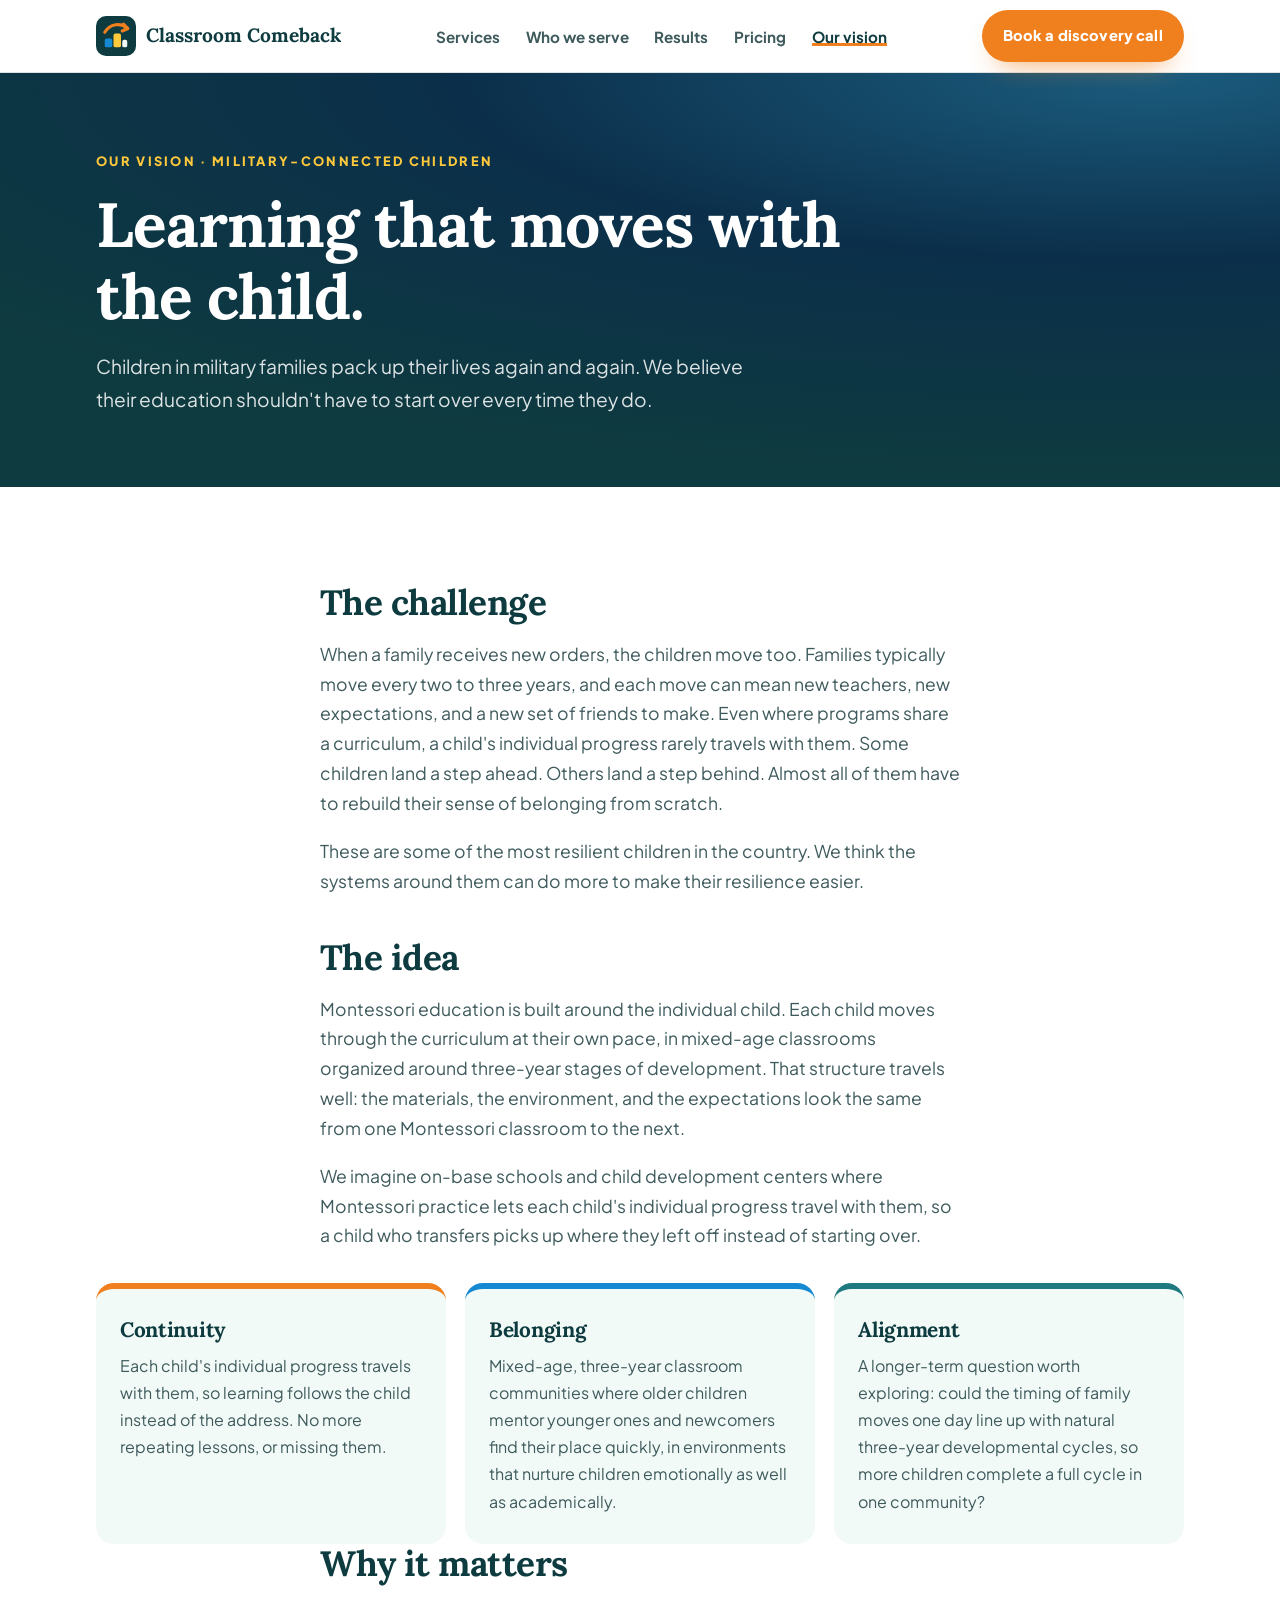
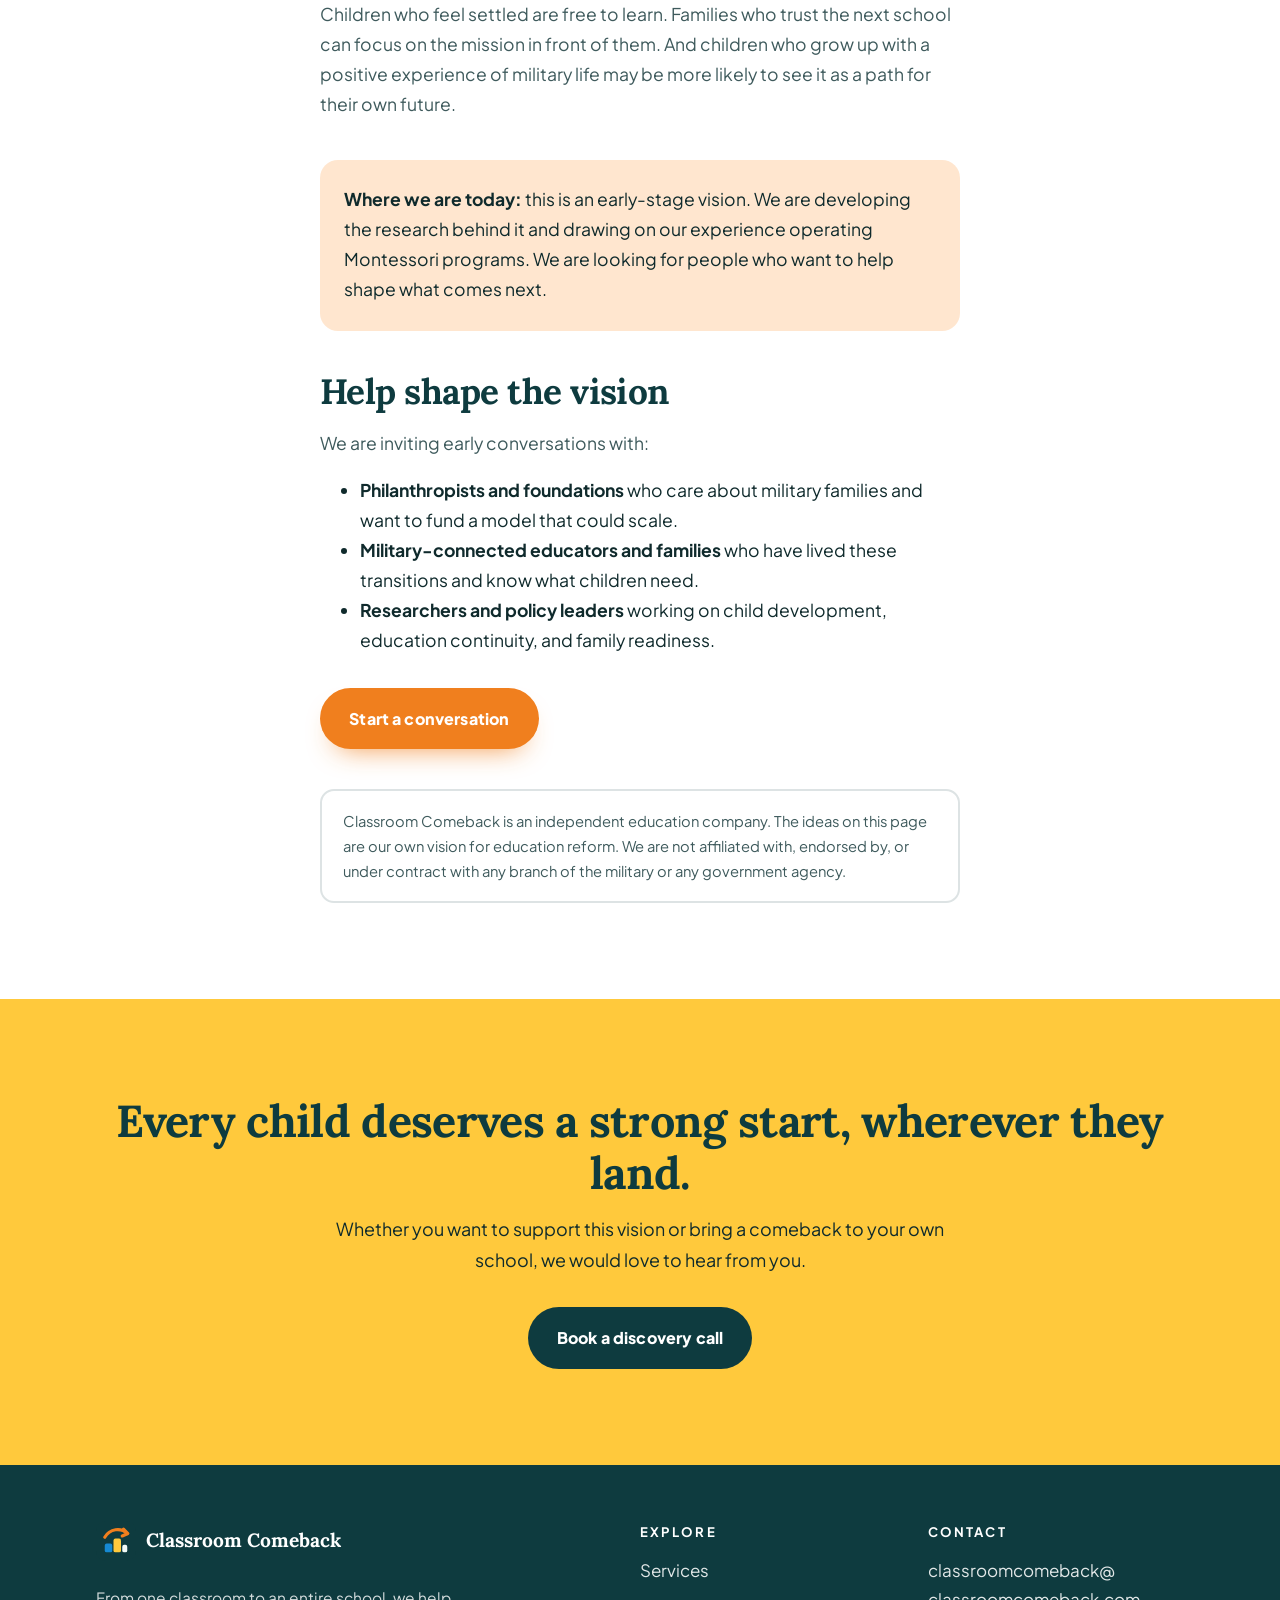
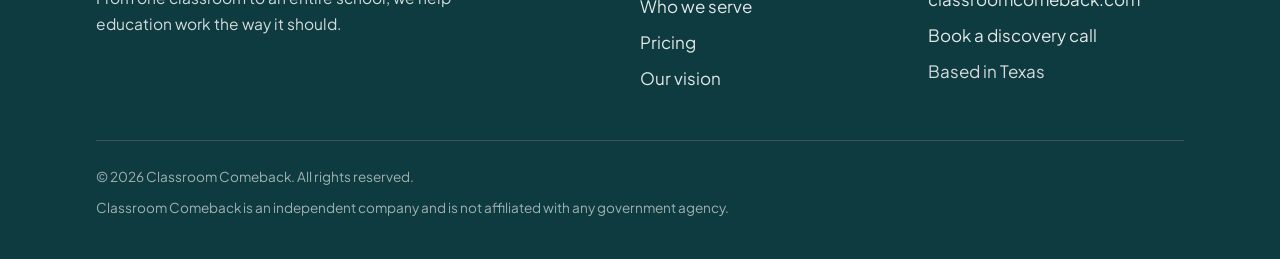
<file: vision.html>
<!DOCTYPE html>
<html lang="en" class="no-js">
<head>
<meta charset="utf-8">
<meta name="viewport" content="width=device-width, initial-scale=1">
<title>Our Vision | Classroom Comeback</title>
<meta name="description" content="Classroom Comeback's vision for military-connected children: a shared Montessori framework so learning follows the child from one move to the next.">
<meta name="theme-color" content="#0E3B3F">
<link rel="canonical" href="https://classroomcomeback.com/vision.html">
<link rel="icon" href="/favicon.svg" type="image/svg+xml">
<link rel="icon" href="/assets/favicon-32.png" type="image/png" sizes="32x32">
<link rel="apple-touch-icon" href="/apple-touch-icon.png">

<meta property="og:type" content="website">
<meta property="og:site_name" content="Classroom Comeback">
<meta property="og:title" content="Learning that moves with the child | Classroom Comeback">
<meta property="og:description" content="A vision for military-connected children: a shared Montessori framework so learning follows the child from one move to the next.">
<meta property="og:url" content="https://classroomcomeback.com/vision.html">
<meta property="og:image" content="https://classroomcomeback.com/assets/og-image.jpg?v=1">
<meta property="og:image:secure_url" content="https://classroomcomeback.com/assets/og-image.jpg?v=1">
<meta property="og:image:type" content="image/jpeg">
<meta property="og:image:width" content="1200">
<meta property="og:image:height" content="630">
<meta property="og:image:alt" content="A Palm Valley classroom before and after a Classroom Comeback, with the Classroom Comeback name and tagline">
<meta name="twitter:card" content="summary_large_image">
<meta name="twitter:title" content="Learning that moves with the child | Classroom Comeback">
<meta name="twitter:description" content="A vision for military-connected children: a shared Montessori framework so learning follows the child from one move to the next.">
<meta name="twitter:image" content="https://classroomcomeback.com/assets/og-image.jpg?v=1">

<script type="application/ld+json">
{
  "@context": "https://schema.org",
  "@type": "ProfessionalService",
  "name": "Classroom Comeback",
  "slogan": "From one classroom to an entire school, we help education work the way it should.",
  "url": "https://classroomcomeback.com/",
  "email": "classroomcomeback@classroomcomeback.com",
  "areaServed": "Worldwide",
  "address": { "@type": "PostalAddress", "addressRegion": "TX", "addressCountry": "US" }
}
</script>

<link rel="preconnect" href="https://fonts.googleapis.com">
<link rel="preconnect" href="https://fonts.gstatic.com" crossorigin>
<link href="https://fonts.googleapis.com/css2?family=Lora:ital,wght@0,600;0,700;1,600;1,700&family=Plus+Jakarta+Sans:wght@400;500;700;800&display=swap" rel="stylesheet">
<link rel="stylesheet" href="/assets/styles.css?v=9">
</head>
<body>
<a class="skip" href="#main">Skip to content</a>

<header class="site-header">
  <div class="wrap">
    <a class="brand" href="/" aria-label="Classroom Comeback home">
      <img src="/assets/logo-placeholder.svg" alt="" width="40" height="40">
      <span class="brand-name">Classroom Comeback</span>
    </a>
    <ul class="nav-links">
      <li><a href="/#services">Services</a></li>
      <li><a href="/#who">Who we serve</a></li>
      <li><a href="/#results">Results</a></li>
      <li><a href="/#pricing">Pricing</a></li>
      <li><a href="/vision.html" aria-current="page">Our vision</a></li>
    </ul>
    <a class="btn btn-primary header-cta" href="/#contact" data-book>Book a discovery call</a>
    <button class="menu-toggle" type="button" aria-expanded="false" aria-controls="mobile-nav" aria-label="Open menu">
      <svg viewBox="0 0 24 24" fill="none" stroke="currentColor" stroke-width="2.4" stroke-linecap="round"><path d="M4 7h16M4 12h16M4 17h16"/></svg>
    </button>
  </div>
  <nav class="mobile-nav" id="mobile-nav" aria-label="Mobile">
    <ul>
      <li><a href="/#services">Services</a></li>
      <li><a href="/#who">Who we serve</a></li>
      <li><a href="/#results">Results</a></li>
      <li><a href="/#pricing">Pricing</a></li>
      <li><a href="/vision.html">Our vision</a></li>
      <li><a class="btn btn-primary" href="/#contact" data-book>Book a discovery call</a></li>
    </ul>
  </nav>
</header>

<main id="main">

  <section class="page-hero on-dark">
    <div class="wrap">
      <span class="eyebrow">Our vision · Military-connected children</span>
      <h1>Learning that moves with the child.</h1>
      <p class="tagline">Children in military families pack up their lives again and again. We believe their education shouldn't have to start over every time they do.</p>
    </div>
  </section>

  <section aria-label="The vision">
    <div class="wrap narrow prose">
      <h2>The challenge</h2>
      <p>When a family receives new orders, the children move too. Families typically move every two to three years, and each move can mean new teachers, new expectations, and a new set of friends to make. Even where programs share a curriculum, a child's individual progress rarely travels with them. Some children land a step ahead. Others land a step behind. Almost all of them have to rebuild their sense of belonging from scratch.</p>
      <p>These are some of the most resilient children in the country. We think the systems around them can do more to make their resilience easier.</p>

      <h2>The idea</h2>
      <p>Montessori education is built around the individual child. Each child moves through the curriculum at their own pace, in mixed-age classrooms organized around three-year stages of development. That structure travels well: the materials, the environment, and the expectations look the same from one Montessori classroom to the next.</p>
      <p>We imagine on-base schools and child development centers where Montessori practice lets each child's individual progress travel with them, so a child who transfers picks up where they left off instead of starting over.</p>
    </div>
    <div class="wrap">
      <div class="idea-grid">
        <div class="idea reveal">
          <h3>Continuity</h3>
          <p>Each child's individual progress travels with them, so learning follows the child instead of the address. No more repeating lessons, or missing them.</p>
        </div>
        <div class="idea reveal">
          <h3>Belonging</h3>
          <p>Mixed-age, three-year classroom communities where older children mentor younger ones and newcomers find their place quickly, in environments that nurture children emotionally as well as academically.</p>
        </div>
        <div class="idea reveal">
          <h3>Alignment</h3>
          <p>A longer-term question worth exploring: could the timing of family moves one day line up with natural three-year developmental cycles, so more children complete a full cycle in one community?</p>
        </div>
      </div>
    </div>
    <div class="wrap narrow prose">
      <h2>Why it matters</h2>
      <p>Children who feel settled are free to learn. Families who trust the next school can focus on the mission in front of them. And children who grow up with a positive experience of military life may be more likely to see it as a path for their own future.</p>
      <div class="callout"><p><strong>Where we are today:</strong> this is an early-stage vision. We are developing the research behind it and drawing on our experience operating Montessori programs. We are looking for people who want to help shape what comes next.</p></div>

      <h2>Help shape the vision</h2>
      <p>We are inviting early conversations with:</p>
      <ul>
        <li><strong>Philanthropists and foundations</strong> who care about military families and want to fund a model that could scale.</li>
        <li><strong>Military-connected educators and families</strong> who have lived these transitions and know what children need.</li>
        <li><strong>Researchers and policy leaders</strong> working on child development, education continuity, and family readiness.</li>
      </ul>
      <p style="margin-top:2rem"><a class="btn btn-primary" href="/#contact" data-book="partner">Start a conversation</a></p>
      <p class="note-box" style="margin-top:2.5rem">Classroom Comeback is an independent education company. The ideas on this page are our own vision for education reform. We are not affiliated with, endorsed by, or under contract with any branch of the military or any government agency.</p>
    </div>
  </section>

  <section class="final-cta">
    <div class="wrap">
      <h2>Every child deserves a strong start, wherever they land.</h2>
      <p>Whether you want to support this vision or bring a comeback to your own school, we would love to hear from you.</p>
      <a class="btn btn-dark" href="/#contact" data-book>Book a discovery call</a>
    </div>
  </section>

</main>


<footer class="site-footer">
  <div class="wrap">
    <div class="footer-grid">
      <div>
        <a class="brand" href="/" aria-label="Classroom Comeback home">
          <img src="/assets/logo-placeholder.svg" alt="" width="40" height="40">
          <span class="brand-name">Classroom Comeback</span>
        </a>
        <p class="tagline">From one classroom to an entire school, we help education work the way it should.</p>
      </div>
      <div>
        <h4>Explore</h4>
        <ul>
          <li><a href="/#services">Services</a></li>
          <li><a href="/#who">Who we serve</a></li>
          <li><a href="/#pricing">Pricing</a></li>
          <li><a href="/vision.html">Our vision</a></li>
        </ul>
      </div>
      <div>
        <h4>Contact</h4>
        <ul>
          <li><a href="mailto:classroomcomeback@classroomcomeback.com">classroomcomeback@<wbr>classroomcomeback.com</a></li>
          <li><a href="/#contact">Book a discovery call</a></li>
          <li>Based in Texas</li>
        </ul>
      </div>
    </div>
    <div class="footer-bottom">
      <span>&copy; <span data-year>2026</span> Classroom Comeback. All rights reserved.</span>
      <span>Classroom Comeback is an independent company and is not affiliated with any government agency.</span>
    </div>
  </div>
</footer>

<script src="/assets/site.js?v=9"></script>
</body>
</html>
</file>
<file: assets/styles.css>
/* =========================================================
   Classroom Comeback — site styles
   Palette: a bolder take on the reference teal / orange / blue.
   Swap the brand tokens below once Shavonda confirms the palette.
   ========================================================= */
:root {
  /* Brand */
  --teal-900: #0E3B3F;
  --teal-700: #17575C;
  --teal-500: #1F7A7F;
  --teal-100: #DDF1EE;
  --mint: #F2FAF7;
  --orange: #F07F1E;
  --orange-deep: #C95F07;
  --orange-soft: #FFE6CF;
  --blue: #1689D3;
  --blue-soft: #DCEFFB;
  --sun: #FFC93C;

  /* Neutrals */
  --ink: #0F2A2C;
  --ink-soft: #3E5A5C;
  --white: #FFFFFF;
  --rule: rgba(15, 59, 63, 0.14);

  --serif: "Lora", Georgia, "Times New Roman", serif;
  --sans: "Plus Jakarta Sans", -apple-system, BlinkMacSystemFont, "Segoe UI", Roboto, Arial, sans-serif;

  --radius: 18px;
  --shadow: 0 22px 44px -28px rgba(14, 59, 63, 0.55);
}

*, *::before, *::after { box-sizing: border-box; }
html { -webkit-text-size-adjust: 100%; scroll-behavior: smooth; scroll-padding-top: 84px; }
body {
  margin: 0;
  background: var(--white);
  color: var(--ink);
  font-family: var(--sans);
  font-size: 1.0625rem;
  line-height: 1.7;
  -webkit-font-smoothing: antialiased;
  overflow-x: hidden;
}
img { max-width: 100%; display: block; }
h1, h2, h3, blockquote { font-family: var(--serif); font-weight: 700; line-height: 1.15; letter-spacing: -0.015em; margin: 0; }
p { margin: 0 0 1.1rem; }
p:last-child { margin-bottom: 0; }
a { color: inherit; }
a:focus-visible, button:focus-visible, input:focus-visible, select:focus-visible, textarea:focus-visible {
  outline: 3px solid var(--blue); outline-offset: 3px; border-radius: 6px;
}
.sr-only { position: absolute; width: 1px; height: 1px; overflow: hidden; clip: rect(0 0 0 0); white-space: nowrap; }
.skip { position: absolute; left: -999px; top: 0; background: var(--sun); color: var(--ink); padding: .6rem 1rem; z-index: 100; font-weight: 700; }
.skip:focus { left: 1rem; top: 1rem; }

.wrap { width: 100%; max-width: 72rem; margin: 0 auto; padding: 0 1rem; }
.narrow { max-width: 44rem; margin-left: auto; margin-right: auto; }
.center { text-align: center; }
section { padding: 4.5rem 0; }

.eyebrow {
  display: inline-block; font-size: .8rem; font-weight: 800; letter-spacing: .18em;
  text-transform: uppercase; color: var(--orange-deep); margin-bottom: 1rem;
}
.on-dark .eyebrow { color: var(--sun); }
.section-title { font-size: clamp(1.9rem, 5vw, 2.9rem); margin-bottom: 1.1rem; }
.lede { font-size: 1.15rem; color: var(--ink-soft); max-width: 42rem; }
.center .lede { margin-left: auto; margin-right: auto; }

.flourish { display: flex; align-items: center; gap: .55rem; margin: 0 0 1.4rem; }
.center .flourish { justify-content: center; }
.flourish span { height: 4px; width: 40px; border-radius: 4px; background: var(--orange); }
.flourish i { width: 8px; height: 8px; border-radius: 50%; background: var(--blue); }

/* ---------- Buttons ---------- */
.btn {
  display: inline-flex; align-items: center; justify-content: center; gap: .5rem;
  font: inherit; font-weight: 800; font-size: 1rem; letter-spacing: .01em;
  padding: .95rem 1.7rem; border-radius: 999px; border: 2px solid transparent;
  text-decoration: none; cursor: pointer;
  transition: transform .18s ease, background-color .18s ease, color .18s ease, border-color .18s ease;
}
.btn:hover { transform: translateY(-2px); }
.btn-primary { background: var(--orange); color: var(--white); box-shadow: 0 14px 28px -16px rgba(240, 127, 30, .9); }
.btn-primary:hover { background: var(--orange-deep); }
.btn-ghost { background: transparent; color: var(--white); border-color: rgba(255, 255, 255, .55); }
.btn-ghost:hover { border-color: var(--white); background: rgba(255, 255, 255, .08); }
.btn-dark { background: var(--teal-900); color: var(--white); }
.btn-dark:hover { background: var(--teal-700); }
.btn-outline { background: transparent; color: var(--teal-900); border-color: var(--teal-900); }
.btn-outline:hover { background: var(--teal-900); color: var(--white); }

/* ---------- Header ---------- */
.site-header {
  position: sticky; top: 0; z-index: 50;
  background: rgba(255, 255, 255, .94); backdrop-filter: saturate(160%) blur(10px);
  border-bottom: 1px solid var(--rule);
}
.site-header .wrap { display: flex; align-items: center; justify-content: space-between; gap: 1rem; height: 72px; }
.brand { display: inline-flex; align-items: center; gap: .65rem; text-decoration: none; }
.brand img { width: 40px; height: 40px; }
.brand-name { font-family: var(--serif); font-weight: 700; font-size: 1.2rem; color: var(--teal-900); line-height: 1; }
.nav-links { display: none; list-style: none; margin: 0; padding: 0; gap: 1.6rem; align-items: center; }
.nav-links a { text-decoration: none; font-weight: 700; font-size: .95rem; color: var(--ink-soft); }
.nav-links a:hover, .nav-links a[aria-current="page"] { color: var(--teal-900); box-shadow: inset 0 -3px 0 var(--orange); }
.header-cta { display: none; padding: .7rem 1.2rem; font-size: .92rem; }
.menu-toggle {
  display: inline-flex; align-items: center; justify-content: center; width: 44px; height: 44px;
  border: 2px solid var(--rule); border-radius: 12px; background: var(--white); cursor: pointer; color: var(--teal-900);
}
.menu-toggle svg { width: 22px; height: 22px; }
.mobile-nav { display: none; border-top: 1px solid var(--rule); background: var(--white); }
.mobile-nav.open { display: block; }
.mobile-nav ul { list-style: none; margin: 0; padding: .5rem 1rem 1.25rem; }
.mobile-nav li a { display: block; padding: .8rem 0; font-weight: 700; text-decoration: none; border-bottom: 1px solid var(--rule); }
.mobile-nav .btn { width: 100%; margin-top: 1rem; }

/* ---------- Hero ---------- */
.hero {
  position: relative; overflow: hidden;
  background: radial-gradient(120% 90% at 85% 10%, var(--teal-500) 0%, var(--teal-700) 38%, var(--teal-900) 100%);
  color: var(--white); padding: 4.5rem 0 5rem;
}
.hero .wrap { position: relative; display: grid; gap: 3rem; align-items: center; }
.hero h1 { font-size: clamp(2.5rem, 8.5vw, 4.6rem); margin-bottom: 1.3rem; }
.hero h1 em { font-style: italic; color: var(--sun); }
.hero .tagline { font-size: clamp(1.08rem, 2.6vw, 1.3rem); color: rgba(255, 255, 255, .88); max-width: 36rem; margin-bottom: 2rem; }
.hero-actions { display: flex; flex-wrap: wrap; gap: .9rem; }
.hero-trust { margin-top: 2.2rem; display: flex; flex-wrap: wrap; gap: .6rem 1.4rem; font-size: .92rem; color: rgba(255, 255, 255, .78); list-style: none; padding: 0; }
.hero-trust li { display: inline-flex; align-items: center; gap: .5rem; }
.hero-trust li::before { content: ""; width: 8px; height: 8px; border-radius: 50%; background: var(--sun); }
.hero-art { max-width: 460px; margin: 0 auto; width: 100%; }
.hero-art svg { width: 100%; height: auto; }

/* ---------- Mission ---------- */
.mission { background: var(--mint); }
.mission .grid { display: grid; gap: 2.5rem; align-items: center; }
.pillars { list-style: none; margin: 0; padding: 0; display: grid; gap: 1rem; }
.pillars li { background: var(--white); border-radius: var(--radius); padding: 1.3rem 1.4rem; border-left: 6px solid var(--orange); box-shadow: var(--shadow); }
.pillars li:nth-child(2) { border-left-color: var(--blue); }
.pillars li:nth-child(3) { border-left-color: var(--teal-500); }
.pillars strong { display: block; font-family: var(--serif); font-size: 1.15rem; color: var(--teal-900); margin-bottom: .2rem; }
.pillars span { color: var(--ink-soft); font-size: .98rem; }

/* ---------- Services ---------- */
.service-grid { list-style: none; margin: 2.5rem 0 0; padding: 0; display: grid; gap: 1.3rem; }
.service-card {
  position: relative; overflow: hidden; background: var(--white); border: 1px solid var(--rule);
  border-radius: var(--radius); padding: 2.6rem 1.6rem 1.9rem; box-shadow: var(--shadow);
  transition: transform .2s ease;
}
.service-card:hover { transform: translateY(-4px); }
.service-card .num { position: absolute; top: .4rem; right: 1.1rem; font-family: var(--serif); font-size: 4.8rem; font-weight: 700; line-height: 1.1; color: var(--teal-100); pointer-events: none; user-select: none; }
.service-card .tag { position: relative; display: inline-block; font-size: .75rem; font-weight: 800; letter-spacing: .14em; text-transform: uppercase; padding: .3rem .75rem; border-radius: 999px; margin-bottom: 1rem; }
.tag-orange { background: var(--orange-soft); color: var(--orange-deep); }
.tag-blue { background: var(--blue-soft); color: #0B5E95; }
.tag-teal { background: var(--teal-100); color: var(--teal-700); }
.service-card h3 { position: relative; font-size: 1.45rem; margin-bottom: .8rem; color: var(--teal-900); }
.service-card p { position: relative; color: var(--ink-soft); font-size: 1rem; }
.service-card ul { position: relative; margin: 1rem 0 0; padding: 0; list-style: none; font-size: .95rem; }
.service-card ul li { padding: .35rem 0 .35rem 1.6rem; position: relative; }
.service-card ul li::before { content: ""; position: absolute; left: 0; top: .8rem; width: 10px; height: 10px; border-radius: 3px; background: var(--orange); transform: rotate(45deg); }

/* ---------- Pull quote ---------- */
.quote-band { background: var(--orange); color: var(--white); text-align: center; padding: 4rem 0; }
.quote-band blockquote { font-size: clamp(1.5rem, 4.4vw, 2.4rem); max-width: 52rem; margin: 0 auto; line-height: 1.3; }
.quote-band .mark { width: 48px; height: 5px; border-radius: 5px; background: var(--teal-900); margin: 0 auto 1.8rem; }

/* ---------- Audiences ---------- */
.audiences { background: var(--white); }
.audience-grid { display: grid; gap: 1.3rem; margin-top: 2.5rem; }
.audience {
  border-radius: var(--radius); padding: 2rem 1.6rem; display: flex; flex-direction: column;
  background: var(--mint); border: 1px solid var(--rule);
}
.audience .icon { width: 56px; height: 56px; border-radius: 16px; display: grid; place-items: center; margin-bottom: 1.2rem; }
.audience .icon svg { width: 30px; height: 30px; }
.audience h3 { font-size: 1.35rem; color: var(--teal-900); margin-bottom: .35rem; }
.audience .who { font-weight: 700; color: var(--orange-deep); font-size: .95rem; margin-bottom: .9rem; }
.audience p { color: var(--ink-soft); }
.audience .outcome { margin-top: auto; padding-top: 1.1rem; border-top: 1px dashed var(--rule); font-size: .95rem; color: var(--ink); }
.audience .outcome strong { color: var(--teal-900); }

/* ---------- Process ---------- */
.process { background: var(--teal-900); color: var(--white); }
.process .lede { color: rgba(255, 255, 255, .8); }
.steps { list-style: none; margin: 2.8rem 0 0; padding: 0; display: grid; gap: 1rem; counter-reset: step; }
.steps li { position: relative; background: rgba(255, 255, 255, .06); border: 1px solid rgba(255, 255, 255, .14); border-radius: var(--radius); padding: 1.5rem 1.4rem 1.4rem 4.6rem; counter-increment: step; }
.steps li::before {
  content: counter(step, decimal-leading-zero); position: absolute; left: 1.2rem; top: 1.35rem;
  width: 2.6rem; height: 2.6rem; border-radius: 50%; display: grid; place-items: center;
  background: var(--sun); color: var(--teal-900); font-weight: 800; font-size: .95rem;
}
.steps h3 { font-size: 1.15rem; margin-bottom: .3rem; font-family: var(--sans); font-weight: 800; }
.steps p { color: rgba(255, 255, 255, .78); font-size: .97rem; }

/* ---------- Before / after ---------- */
.results { background: var(--mint); }
.carousel { position: relative; margin-top: 2.5rem; }
.carousel-track { position: relative; }
.slide { display: none; }
.slide.active { display: block; animation: fade .4s ease; }
@keyframes fade { from { opacity: 0; } to { opacity: 1; } }
.compare {
  position: relative; aspect-ratio: 16 / 10; border-radius: var(--radius); overflow: hidden;
  box-shadow: var(--shadow); background: #ccc; user-select: none; touch-action: pan-y;
}
.compare .layer { position: absolute; inset: 0; display: grid; place-items: center; text-align: center; color: var(--white); }
.compare .layer img { width: 100%; height: 100%; object-fit: cover; }
.compare .before { background: repeating-linear-gradient(135deg, #6E7F80 0 22px, #637475 22px 44px); }
.compare .after { background: repeating-linear-gradient(135deg, var(--teal-500) 0 22px, #1B6F74 22px 44px); clip-path: inset(0 0 0 50%); }
.compare .ph { font-weight: 800; letter-spacing: .14em; text-transform: uppercase; font-size: .85rem; background: rgba(0, 0, 0, .28); padding: .5rem .9rem; border-radius: 999px; }
.compare .label { position: absolute; top: 1rem; font-size: .75rem; font-weight: 800; letter-spacing: .16em; text-transform: uppercase; background: var(--white); color: var(--teal-900); padding: .35rem .75rem; border-radius: 999px; z-index: 3; }
.compare .label.l { left: 1rem; }
.compare .label.r { right: 1rem; background: var(--orange); color: var(--white); }
.compare .divider { position: absolute; top: 0; bottom: 0; left: 50%; width: 4px; margin-left: -2px; background: var(--white); z-index: 2; pointer-events: none; }
.compare .divider::after {
  content: "‹ ›"; position: absolute; top: 50%; left: 50%; transform: translate(-50%, -50%);
  width: 48px; height: 48px; border-radius: 50%; background: var(--white); color: var(--teal-900);
  display: grid; place-items: center; font-weight: 800; font-size: 1.1rem; box-shadow: 0 6px 18px rgba(0, 0, 0, .25);
}
.compare input[type="range"] { position: absolute; inset: 0; width: 100%; height: 100%; opacity: 0; cursor: ew-resize; z-index: 4; margin: 0; }
.slide-caption { display: flex; flex-wrap: wrap; justify-content: space-between; gap: .5rem 1rem; margin-top: 1rem; }
.slide-caption h3 { font-size: 1.25rem; color: var(--teal-900); }
.slide-caption p { color: var(--ink-soft); font-size: .95rem; margin: 0; }
.carousel-controls { display: flex; align-items: center; justify-content: center; gap: 1rem; margin-top: 1.5rem; }
.carousel-btn { width: 48px; height: 48px; border-radius: 50%; border: 2px solid var(--teal-900); background: var(--white); color: var(--teal-900); font-size: 1.2rem; font-weight: 800; cursor: pointer; }
.carousel-btn:hover { background: var(--teal-900); color: var(--white); }
.dots { display: flex; gap: .5rem; }
.dots button { width: 12px; height: 12px; border-radius: 50%; border: 0; background: rgba(15, 59, 63, .25); cursor: pointer; padding: 0; }
.dots button[aria-current="true"] { background: var(--orange); width: 30px; border-radius: 999px; }

/* ---------- Testimonials ---------- */
.testimonials { background: var(--white); }
.t-grid { display: grid; gap: 1.3rem; margin-top: 2.5rem; }
.t-card { position: relative; background: var(--mint); border-radius: var(--radius); padding: 2.4rem 1.6rem 1.6rem; border: 2px dashed rgba(15, 59, 63, .22); }
.t-card.feature { background: var(--teal-900); color: var(--white); border: 0; }
.t-card .q { position: absolute; top: -.6rem; left: 1.4rem; font-family: var(--serif); font-size: 5rem; line-height: 1; color: var(--orange); }
.t-card blockquote { font-size: 1.2rem; font-weight: 600; line-height: 1.45; margin-bottom: 1.2rem; }
.t-card.feature blockquote { font-size: 1.4rem; }
.t-card .who { font-size: .92rem; font-weight: 700; color: var(--ink-soft); }
.t-card.feature .who { color: var(--sun); }
.placeholder-note { display: inline-block; font-size: .72rem; font-weight: 800; letter-spacing: .14em; text-transform: uppercase; background: var(--sun); color: var(--ink); padding: .2rem .6rem; border-radius: 6px; margin-bottom: .8rem; }

/* ---------- Pricing ---------- */
.pricing { background: var(--mint); }
.price-grid { display: grid; gap: 1.2rem; margin-top: 2.5rem; }
.price {
  background: var(--white); border-radius: var(--radius); padding: 2rem 1.5rem; border: 1px solid var(--rule);
  display: flex; flex-direction: column; box-shadow: var(--shadow);
}
.price .tier { font-size: .78rem; font-weight: 800; letter-spacing: .16em; text-transform: uppercase; color: var(--orange-deep); }
.price h3 { font-size: 1.35rem; color: var(--teal-900); margin: .4rem 0 1rem; }
.price .from { font-size: .85rem; color: var(--ink-soft); font-weight: 700; }
.price .amount { font-family: var(--serif); font-size: 2.3rem; font-weight: 700; color: var(--teal-900); line-height: 1.1; margin-bottom: 1rem; }
.price p { color: var(--ink-soft); font-size: .97rem; }
.price ul { list-style: none; margin: 0 0 1.5rem; padding: 0; font-size: .94rem; }
.price ul li { padding: .4rem 0 .4rem 1.6rem; position: relative; border-top: 1px solid var(--rule); }
.price ul li::before { content: "✓"; position: absolute; left: 0; color: var(--teal-500); font-weight: 800; }
.price .btn { margin-top: auto; }
.price.custom { background: var(--teal-900); color: var(--white); border: 0; }
.price.custom .tier { color: var(--sun); }
.price.custom h3, .price.custom .amount { color: var(--white); }
.price.custom p, .price.custom .from { color: rgba(255, 255, 255, .8); }
.price.custom ul li { border-top-color: rgba(255, 255, 255, .15); }
.price.custom ul li::before { color: var(--sun); }
.fine { font-size: .9rem; color: var(--ink-soft); margin-top: 1.8rem; text-align: center; }

/* ---------- Vision band ---------- */
.vision-band { position: relative; overflow: hidden; background: linear-gradient(135deg, #0B2F4A 0%, var(--teal-900) 60%, #123F43 100%); color: var(--white); }
.vision-band .grid { display: grid; gap: 2.5rem; align-items: center; }
.vision-band .lede { color: rgba(255, 255, 255, .85); }
.vision-points { list-style: none; margin: 0; padding: 0; display: grid; gap: .9rem; }
.vision-points li { display: flex; gap: 1rem; align-items: flex-start; background: rgba(255, 255, 255, .06); border: 1px solid rgba(255, 255, 255, .14); border-radius: 14px; padding: 1.1rem 1.2rem; }
.vision-points .dot { flex: 0 0 auto; width: 40px; height: 40px; border-radius: 12px; display: grid; place-items: center; background: var(--sun); color: var(--teal-900); font-weight: 800; }
.vision-points strong { display: block; font-size: 1.05rem; }
.vision-points span { font-size: .95rem; color: rgba(255, 255, 255, .78); }
.disclaimer { font-size: .85rem; color: rgba(255, 255, 255, .62); margin-top: 1.6rem; max-width: 40rem; }

/* ---------- Contact / form ---------- */
.contact { background: var(--white); }
.contact .grid { display: grid; gap: 2.5rem; }
.contact-aside { background: var(--teal-900); color: var(--white); border-radius: var(--radius); padding: 2rem 1.6rem; align-self: start; }
.contact-aside h3 { font-size: 1.4rem; margin-bottom: 1rem; }
.contact-aside ol { margin: 0 0 1.4rem; padding-left: 1.2rem; }
.contact-aside li { margin-bottom: .6rem; color: rgba(255, 255, 255, .85); }
.contact-aside a { color: var(--sun); font-weight: 700; word-break: break-word; }
form.lead-form { display: grid; gap: 1.1rem; }
.field-row { display: grid; gap: 1.1rem; }
.field label { display: block; font-weight: 700; font-size: .92rem; margin-bottom: .35rem; color: var(--teal-900); }
.field .opt { font-weight: 500; color: var(--ink-soft); }
.field input, .field select, .field textarea {
  width: 100%; font: inherit; font-size: 1rem; color: var(--ink); background: var(--mint);
  border: 2px solid transparent; border-radius: 12px; padding: .8rem .95rem;
  transition: border-color .15s ease, background-color .15s ease;
}
.field input:focus, .field select:focus, .field textarea:focus { background: var(--white); border-color: var(--teal-500); outline: none; }
.field textarea { min-height: 130px; resize: vertical; }
.hp { position: absolute; left: -5000px; width: 1px; height: 1px; overflow: hidden; }
.form-note { font-size: .85rem; color: var(--ink-soft); }
.form-status { display: none; border-radius: 14px; padding: 1.2rem 1.3rem; font-weight: 600; }
.form-status.show { display: block; }
.form-status.ok { background: var(--teal-100); color: var(--teal-900); }
.form-status.err { background: #FDE3E1; color: #8A1F14; }
.form-status a { color: inherit; font-weight: 800; }

/* ---------- Page hero (sub pages) ---------- */
.page-hero { background: radial-gradient(120% 100% at 90% 0%, #1B5C7E 0%, #0B2F4A 45%, var(--teal-900) 100%); color: var(--white); padding: 4.5rem 0; }
.page-hero h1 { font-size: clamp(2.3rem, 7vw, 3.9rem); margin-bottom: 1.1rem; max-width: 50rem; }
.page-hero .tagline { font-size: 1.2rem; color: rgba(255, 255, 255, .86); max-width: 42rem; }
.prose { font-size: 1.1rem; }
.prose h2 { font-size: clamp(1.6rem, 4vw, 2.2rem); color: var(--teal-900); margin: 2.6rem 0 1rem; }
.prose h2:first-child { margin-top: 0; }
.prose p { color: var(--ink-soft); }
.idea-grid { display: grid; gap: 1.2rem; margin: 2rem 0 0; }
.idea { background: var(--mint); border-radius: var(--radius); padding: 1.8rem 1.5rem; border-top: 6px solid var(--orange); }
.idea:nth-child(2) { border-top-color: var(--blue); }
.idea:nth-child(3) { border-top-color: var(--teal-500); }
.idea h3 { color: var(--teal-900); font-size: 1.3rem; margin-bottom: .6rem; }
.idea p { color: var(--ink-soft); font-size: 1rem; }
.callout { background: var(--orange-soft); border-radius: var(--radius); padding: 1.6rem 1.5rem; margin: 2.5rem 0; }
.callout p { color: var(--ink); margin: 0; }
.note-box { border: 2px solid var(--rule); border-radius: 14px; padding: 1.1rem 1.3rem; font-size: .92rem; color: var(--ink-soft); }

/* ---------- Final CTA ---------- */
.final-cta { background: var(--sun); text-align: center; }
.final-cta h2 { font-size: clamp(1.9rem, 5vw, 2.8rem); color: var(--teal-900); margin-bottom: 1rem; }
.final-cta p { font-size: 1.12rem; color: var(--ink); max-width: 38rem; margin: 0 auto 2rem; }

/* ---------- Footer ---------- */
footer.site-footer { background: var(--teal-900); color: rgba(255, 255, 255, .82); padding: 3.5rem 0 2.5rem; }
.footer-grid { display: grid; gap: 2rem; }
footer .brand-name { color: var(--white); }
footer .tagline { margin-top: 1rem; max-width: 26rem; font-size: .97rem; }
footer h4 { color: var(--white); font-size: .82rem; letter-spacing: .16em; text-transform: uppercase; margin: 0 0 .8rem; }
footer ul { list-style: none; margin: 0; padding: 0; }
footer li { margin-bottom: .45rem; }
footer a { color: rgba(255, 255, 255, .88); text-decoration: none; }
footer a:hover { color: var(--sun); text-decoration: underline; }
.footer-bottom { margin-top: 2.5rem; padding-top: 1.5rem; border-top: 1px solid rgba(255, 255, 255, .14); font-size: .85rem; color: rgba(255, 255, 255, .6); display: grid; gap: .5rem; }

/* ---------- Reveal on scroll ---------- */
.reveal { opacity: 0; transform: translateY(18px); transition: opacity .6s ease, transform .6s ease; }
.reveal.in { opacity: 1; transform: none; }
.no-js .reveal { opacity: 1; transform: none; }

/* ---------- Responsive ---------- */
@media (min-width: 40em) {
  .wrap { padding: 0 2rem; }
  .field-row.two { grid-template-columns: 1fr 1fr; }
  .t-grid { grid-template-columns: 1fr 1fr; }
  .t-card.feature { grid-column: 1 / -1; }
  .steps { grid-template-columns: 1fr 1fr; }
  .price-grid { grid-template-columns: 1fr 1fr; }
  .footer-grid { grid-template-columns: 2fr 1fr 1fr; }
}
@media (min-width: 60em) {
  section { padding: 6rem 0; }
  .hero { padding: 6rem 0 6.5rem; }
  .hero .wrap { grid-template-columns: 1.15fr .85fr; }
  .nav-links { display: flex; }
  .header-cta { display: inline-flex; }
  .menu-toggle, .mobile-nav, .mobile-nav.open { display: none; }
  .mission .grid { grid-template-columns: 1.1fr .9fr; gap: 4rem; }
  .service-grid { grid-template-columns: repeat(3, 1fr); }
  .audience-grid { grid-template-columns: repeat(3, 1fr); }
  .steps { grid-template-columns: repeat(3, 1fr); }
  .price-grid { grid-template-columns: repeat(4, 1fr); }
  .vision-band .grid { grid-template-columns: 1fr 1fr; gap: 4rem; }
  .contact .grid { grid-template-columns: .8fr 1.2fr; gap: 4rem; }
  .idea-grid { grid-template-columns: repeat(3, 1fr); }
}
@media (prefers-reduced-motion: reduce) {
  html { scroll-behavior: auto; }
  *, *::before, *::after { transition: none !important; animation: none !important; }
  .reveal { opacity: 1; transform: none; }
}

/* placeholder label positions + carousel sizing */
.carousel { max-width: 60rem; margin-left: auto; margin-right: auto; }
.compare { aspect-ratio: 16 / 10; }
.compare .before { justify-items: start; padding-left: 10%; }
.compare .after { justify-items: end; padding-right: 10%; }
.compare .layer:has(img) { padding: 0; }
@media (max-width: 59.99em) { .hero-art { max-width: 300px; } }

/* ---------- Photo hero ---------- */
.hero { background: var(--teal-900); min-height: min(88vh, 760px); display: flex; align-items: center; }
.hero > .wrap { width: 100%; }
.hero-photo { position: absolute; inset: 0; width: 100%; height: 100%; object-fit: cover; object-position: 70% 50%; }
.hero::after {
  content: ""; position: absolute; inset: 0; pointer-events: none;
  background:
    linear-gradient(90deg, rgba(14, 59, 63, .97) 0%, rgba(14, 59, 63, .9) 48%, rgba(14, 59, 63, .5) 72%, rgba(14, 59, 63, .2) 100%),
    linear-gradient(0deg, rgba(14, 59, 63, .55) 0%, rgba(14, 59, 63, 0) 40%);
}
.hero .wrap { z-index: 1; }
.hero .wrap > div { max-width: 40rem; }
@media (min-width: 60em) { .hero .wrap { grid-template-columns: 1fr; } }
@media (max-width: 59.99em) {
  .hero::after { background: linear-gradient(180deg, rgba(14, 59, 63, .82) 0%, rgba(14, 59, 63, .92) 60%, rgba(14, 59, 63, .97) 100%); }
}

.field [aria-invalid="true"] { border-color: #C0392B; background: #FDF1F0; }
#form-errors.show { margin-bottom: .2rem; }

/* real before/after photos */
.compare.has-photos { aspect-ratio: 1352 / 577; background: var(--teal-900); }
.compare.has-photos .layer { background: none; }
@media (max-width: 640px) { .compare.has-photos { aspect-ratio: 3 / 2; } }
.side-by-side { display: grid; grid-template-columns: 1fr 1fr; gap: 6px; border-radius: var(--radius); overflow: hidden; background: var(--white); }
.side-by-side figure { position: relative; margin: 0; aspect-ratio: 3 / 4; }
.side-by-side img { width: 100%; height: 100%; object-fit: cover; display: block; }
.side-by-side .label { position: absolute; top: 1rem; font-size: .75rem; font-weight: 800; letter-spacing: .16em; text-transform: uppercase; background: var(--white); color: var(--teal-900); padding: .35rem .75rem; border-radius: 999px; }
.side-by-side .label.l { left: 1rem; }
.side-by-side .label.r { right: 1rem; background: var(--orange); color: var(--white); }
@media (min-width: 900px) { .side-by-side { max-width: 44rem; margin: 0 auto; } }
</file>
